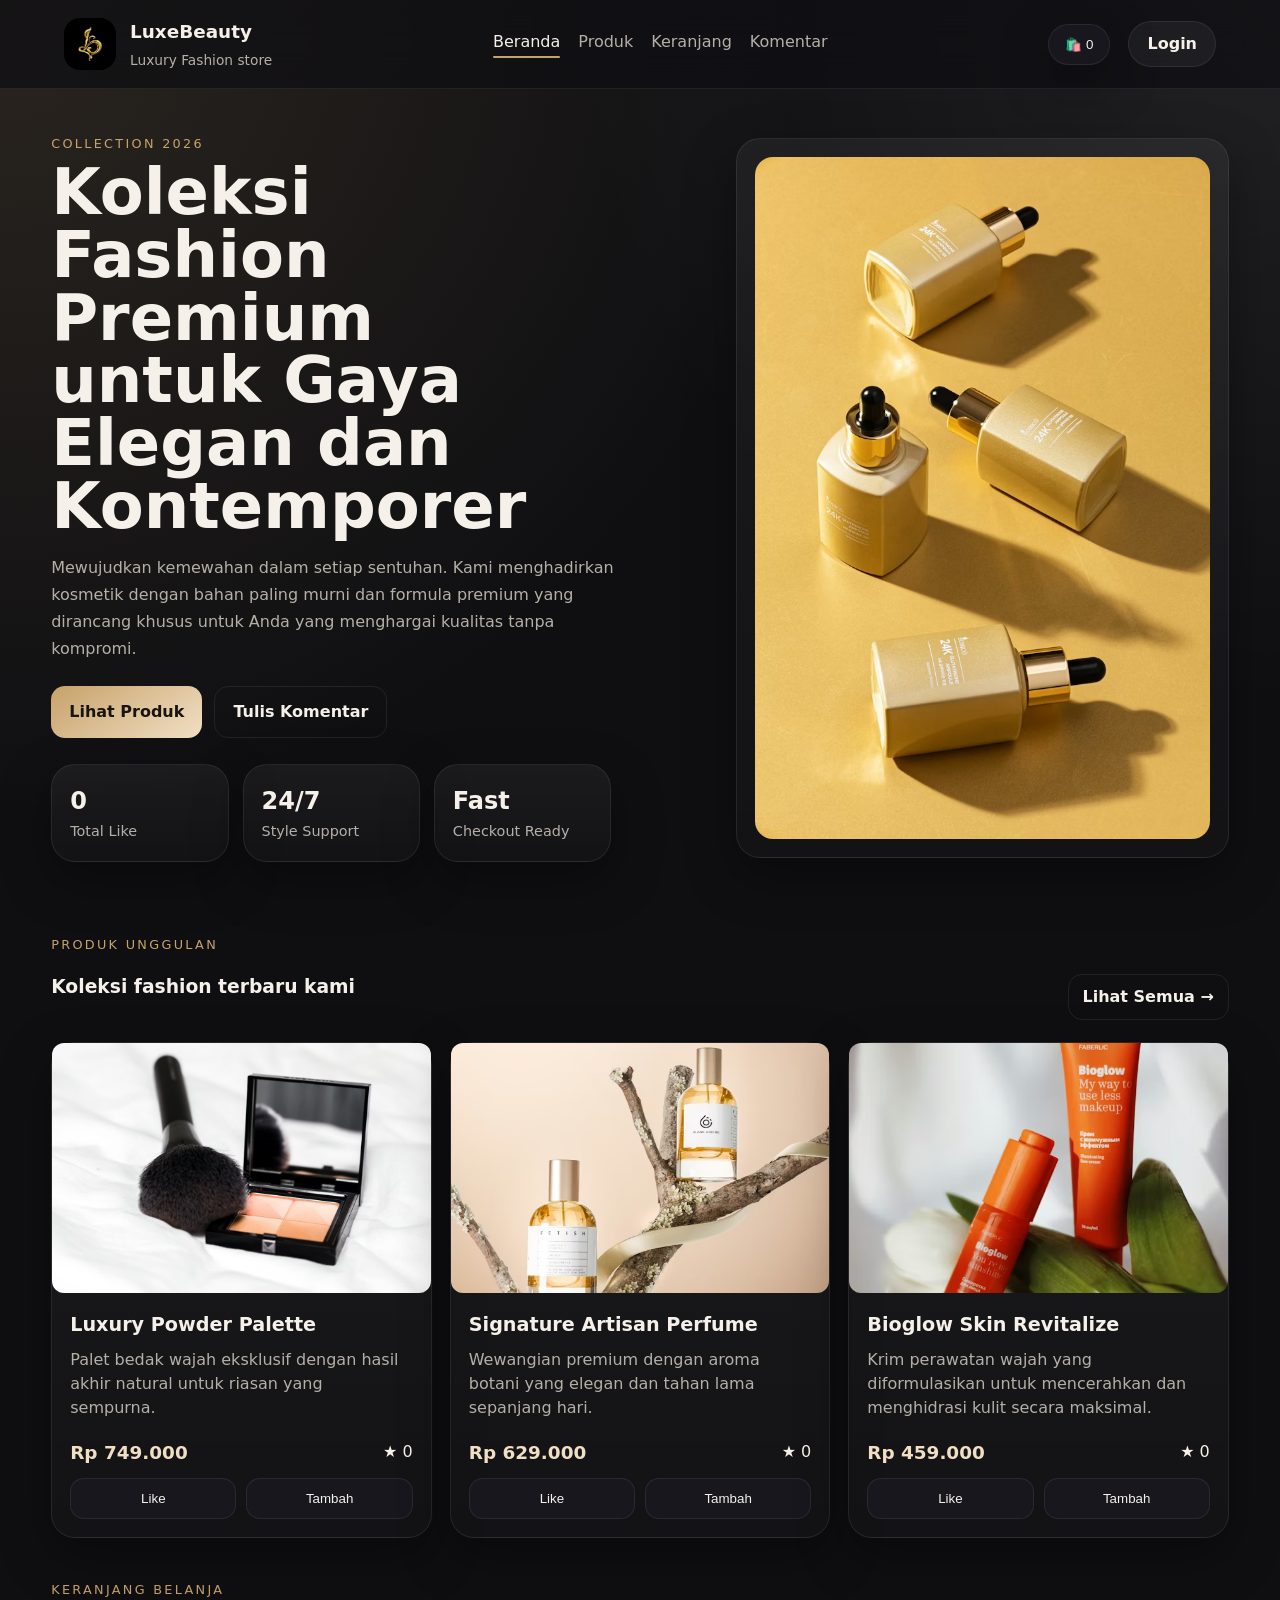
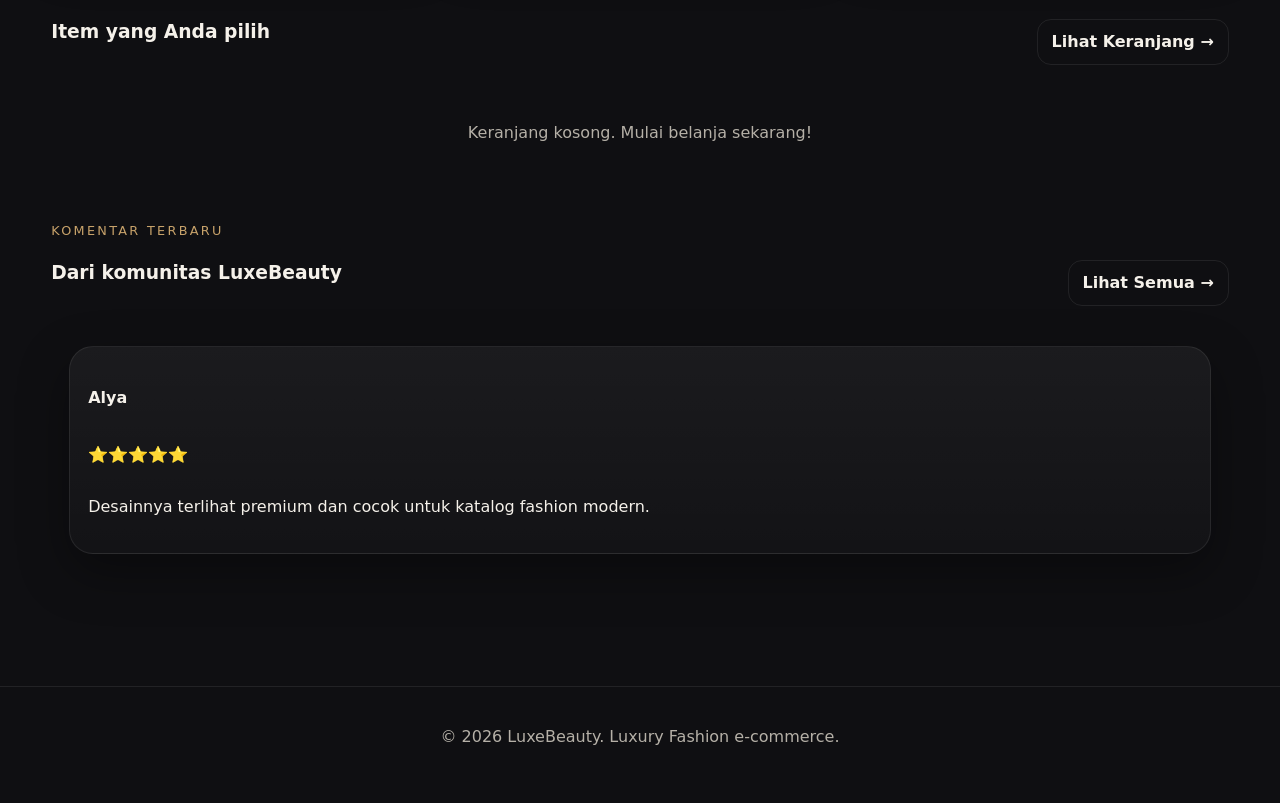
<file: Fashion store front-end/index.html>
<!DOCTYPE html>
<html lang="id">
<head>
  <meta charset="UTF-8" />
  <meta name="viewport" content="width=device-width, initial-scale=1.0" />
  <title>LuxeMode — Fashion E-Commerce</title>
  <link rel="stylesheet" href="style.css" />
  <link rel="icon" type="image/avif" href="img/logo-removebg-preview.avif">

</head>
<body>
  <header class="topbar">
    <div class="brand">
      <a href="index.html">
        <img class="brand-mark" src="img/logo-removebg-preview.avif" alt="LuxeBeauty Logo">
      </a>
      <div>
        <h1>LuxeBeauty</h1>
        <p>Luxury Fashion store</p>
      </div>
    </div>

    <nav class="nav">
      <a href="index.html" class="active">Beranda</a>
      <a href="produk.html">Produk</a>
      <a href="keranjang.html">Keranjang</a>
      <a href="komentar.html">Komentar</a>
    </nav>

    <button class="cart-pill" type="button">
      <a href="keranjang.html">🛍️ <span id="cartCount">0</span></a>
    </button>
  </header>

  <main>
    <section class="hero">
      <div class="hero-copy">
        <p class="eyebrow">Collection 2026</p>
        <h2>Koleksi Fashion Premium untuk Gaya Elegan dan Kontemporer</h2>
        <p class="hero-text">
          Mewujudkan kemewahan dalam setiap sentuhan. Kami menghadirkan kosmetik dengan bahan paling murni dan formula premium yang dirancang khusus untuk Anda yang menghargai kualitas tanpa kompromi.
        </p>
        <div class="hero-actions">
          <a class="btn primary" href="produk.html">Lihat Produk</a>
          <a class="btn ghost" href="komentar.html">Tulis Komentar</a>
        </div>

        <div class="hero-stats">
          <div><strong id="likeTotal">0</strong><span>Total Like</span></div>
          <div><strong>24/7</strong><span>Style Support</span></div>
          <div><strong>Fast</strong><span>Checkout Ready</span></div>
        </div>
      </div>

      <div class="hero-card">
        <img alt="Fashion showcase" src="img/1.avif"/>
      </div>
    </section>

    <section class="section">
      <div class="section-head">
        <div>
          <p class="eyebrow">Produk Unggulan</p>
          <h3>Koleksi fashion terbaru kami</h3>
        </div>
        <a href="produk.html" class="btn ghost small">Lihat Semua →</a>
      </div>
      <div class="product-grid" id="homeProductGrid"></div>
    </section>

    <section class="section">
      <div class="section-head">
        <div>
          <p class="eyebrow">Keranjang Belanja</p>
          <h3>Item yang Anda pilih</h3>
        </div>
        <a href="keranjang.html" class="btn ghost small">Lihat Keranjang →</a>
      </div>
      <div class="cart-preview" id="cartPreview">
        <p class="empty-state">Keranjang kosong. Mulai belanja sekarang!</p>
      </div>
    </section>

    <section class="section">
      <div class="section-head">
        <div>
          <p class="eyebrow">Komentar Terbaru</p>
          <h3>Dari komunitas LuxeBeauty</h3>
        </div>
        <a href="komentar.html" class="btn ghost small">Lihat Semua →</a>
      </div>
      <div class="comment-feed" id="homeCommentFeed"></div>
    </section>
  </main>

  <footer class="footer">
    <p>© 2026 LuxeBeauty. Luxury Fashion e-commerce.</p>
  </footer>

  <script src="script.js"></script>
</body>
</html>
</file>
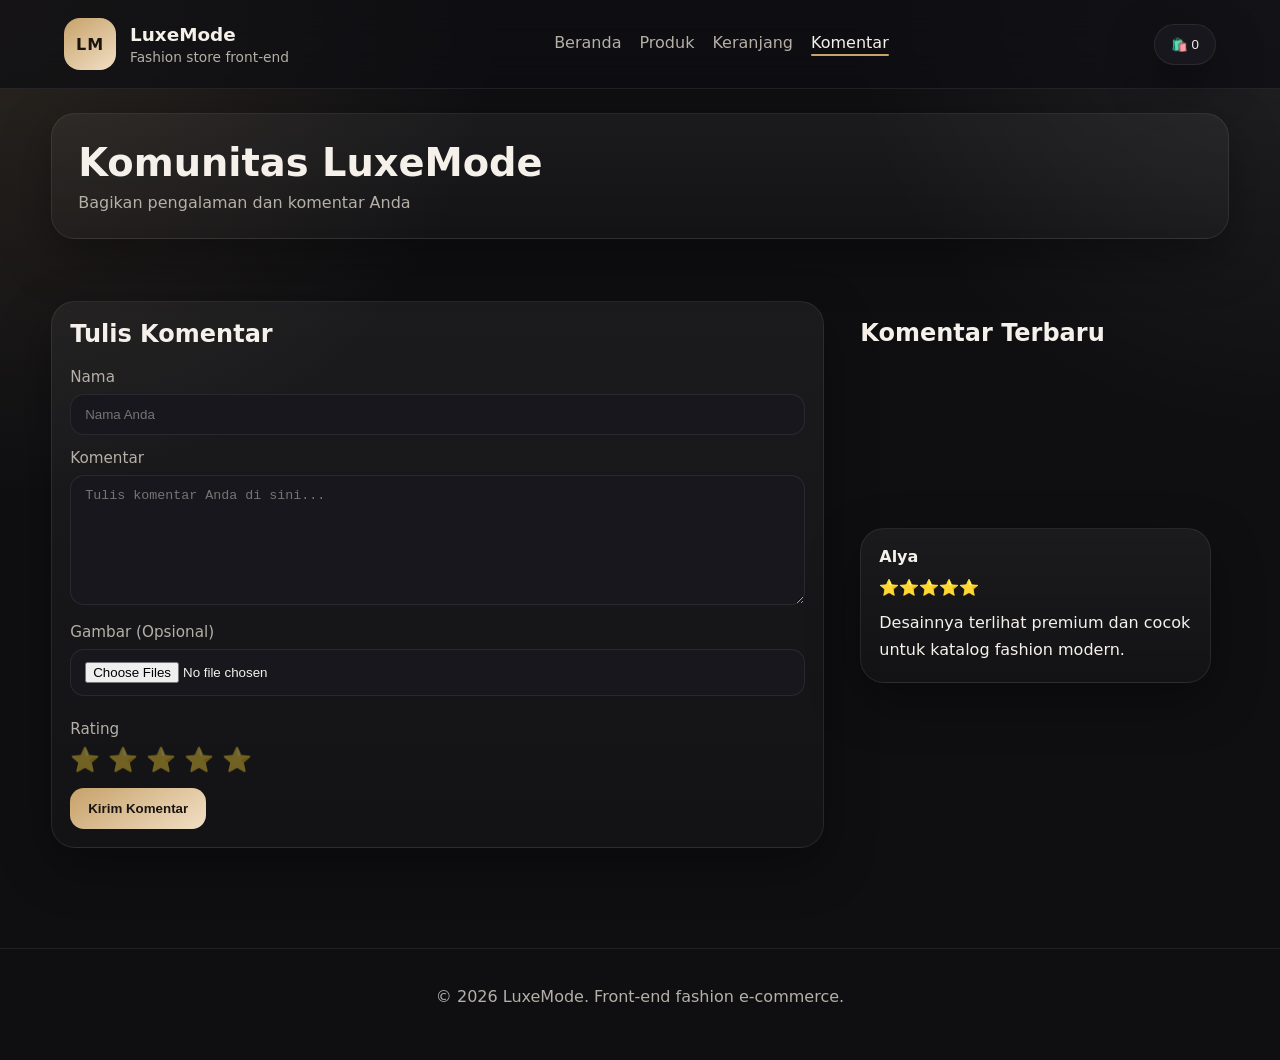
<file: komentar.html>
<!DOCTYPE html>
<html lang="id">
<head>
  <meta charset="UTF-8" />
  <meta name="viewport" content="width=device-width, initial-scale=1.0" />
  <title>Komentar — LuxeMode</title>
  <link rel="stylesheet" href="style.css" />
</head>
<body>
  <header class="topbar">
    <div class="brand">
      <span class="brand-mark">LM</span>
      <div>
        <h1>LuxeMode</h1>
        <p>Fashion store front-end</p>
      </div>
    </div>

    <nav class="nav">
      <a href="index.html">Beranda</a>
      <a href="produk.html">Produk</a>
      <a href="keranjang.html">Keranjang</a>
      <a href="komentar.html" class="active">Komentar</a>
    </nav>

    <button class="cart-pill" type="button">
      🛍️ <span id="cartCount">0</span>
    </button>
  </header>

  <main>
    <section class="page-header">
      <h1>Komunitas LuxeMode</h1>
      <p>Bagikan pengalaman dan komentar Anda</p>
    </section>

    <section class="section">
      <div class="comment-container">
        <div class="comment-form">
          <h2>Tulis Komentar</h2>
          <form id="commentForm">
            <div class="form-group">
              <label for="userName">Nama</label>
              <input type="text" id="userName" placeholder="Nama Anda" required />
            </div>

            <div class="form-group">
              <label for="commentText">Komentar</label>
              <textarea id="commentText" placeholder="Tulis komentar Anda di sini..." required></textarea>
            </div>

        <div class="form-group">
  <label for="commentImage">Gambar (Opsional)</label>
  <input type="file" id="commentImage" accept="image/*" multiple />
  
  <!-- PREVIEW GRID -->
  <div id="imagePreview" class="image-preview-grid"></div>
</div>
            <div class="form-group">
              <label>Rating</label>
              <div class="star-rating" id="starRating">
                <span class="star" data-value="1">⭐</span>
                <span class="star" data-value="2">⭐</span>
                <span class="star" data-value="3">⭐</span>
                <span class="star" data-value="4">⭐</span>
                <span class="star" data-value="5">⭐</span>
              </div>
              <input type="hidden" id="commentRating" value="0" />
            </div>

            <button type="submit" class="btn primary">Kirim Komentar</button>
          </form>
        </div>

        <div class="comment-feed">
          <h2>Komentar Terbaru</h2>
          <div id="commentList"></div>
        </div>
      </div>
    </section>
  </main>

  <footer class="footer">
    <p>© 2026 LuxeMode. Front-end fashion e-commerce.</p>
  </footer>

  <script src="script.js"></script>
</body>
</html>
</file>
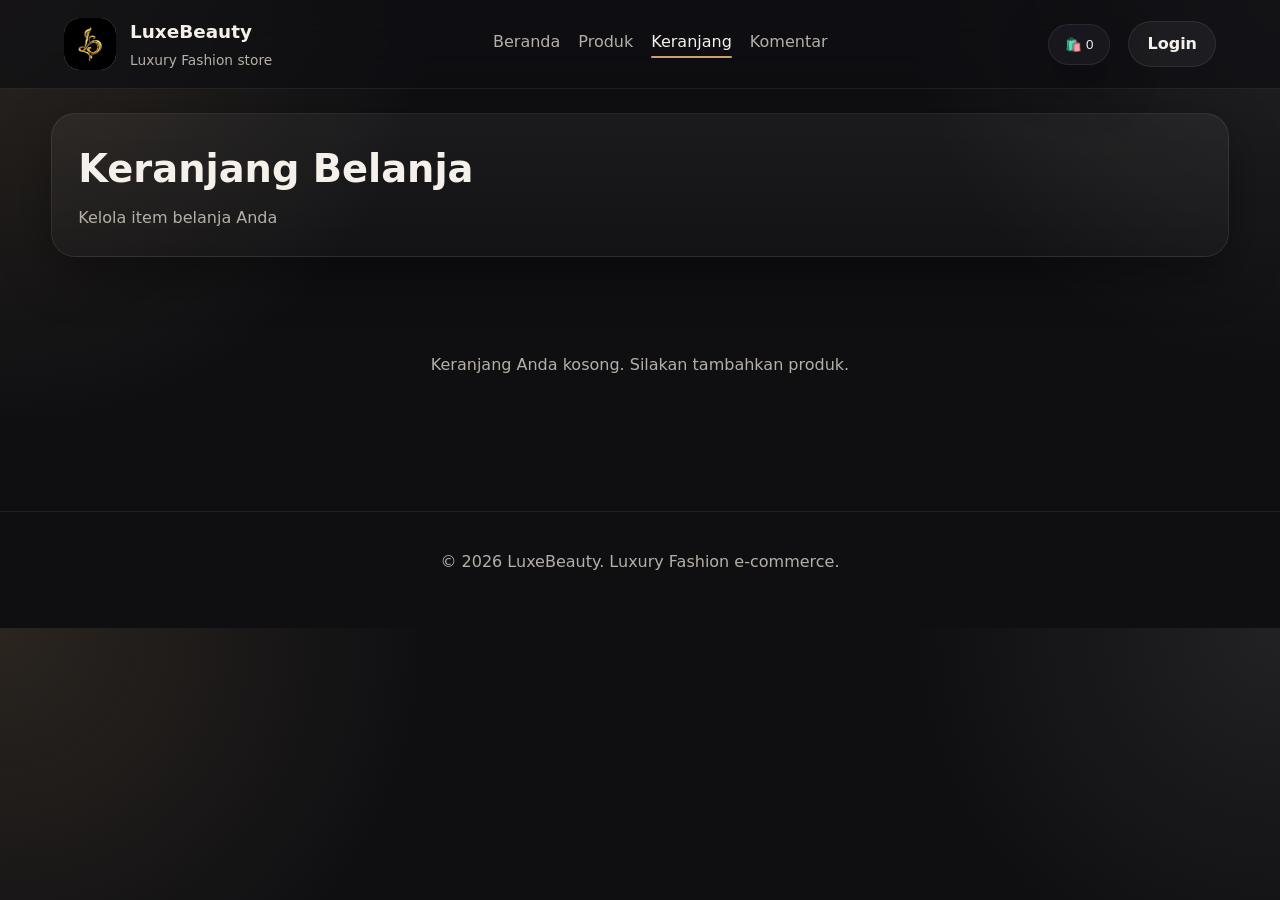
<file: Fashion store front-end/keranjang.html>
<!DOCTYPE html>
<html lang="id">
<head>
  <meta charset="UTF-8" />
  <meta name="viewport" content="width=device-width, initial-scale=1.0" />
  <title>LuxeMode — Fashion E-Commerce</title>
  <link rel="stylesheet" href="style.css" />
  <link rel="icon" type="image/avif" href="img/logo-removebg-preview.avif">
</head>
<body>
  <header class="topbar">
    <div class="brand">
      <a href="index.html">
        <img class="brand-mark" src="img/logo-removebg-preview.avif" alt="LuxeBeauty Logo">
      </a>
      <div>
        <h1>LuxeBeauty</h1>
        <p>Luxury Fashion store</p>
      </div>
    </div>

    <nav class="nav">
      <a href="index.html">Beranda</a>
      <a href="produk.html">Produk</a>
      <a href="keranjang.html" class="active">Keranjang</a>
      <a href="komentar.html">Komentar</a>
    </nav>

    <button class="cart-pill" type="button">
      🛍️ <span id="cartCount">0</span>
    </button>
  </header>

  <main>
    <section class="page-header">
      <h1>Keranjang Belanja</h1>
      <p>Kelola item belanja Anda</p>
    </section>

    <section class="section">
      <div class="cart-layout">
        <div class="cart-list" id="cartList">
          <p class="empty-state">Keranjang Anda kosong. <a href="produk.html">Mulai belanja sekarang</a></p>
        </div>

        <aside class="cart-summary">
          <div class="summary-box">
            <h3>Ringkasan Pesanan</h3>
            <div class="summary-item">
              <span>Item:</span>
              <strong id="summaryItems">0</strong>
            </div>
            <div class="summary-item">
              <span>Total:</span>
              <strong id="summaryTotal">Rp 0</strong>
            </div>

            <div class="summary-row">
              <span>Subtotal</span>
              <strong id="subtotal">Rp 0</strong>
            </div>
            <div class="summary-row">
              <span>Pajak (10%)</span>
              <strong id="tax">Rp 0</strong>
            </div>
            <div class="summary-item total">
              <span>Grand Total</span>
              <strong id="total">Rp 0</strong>
            </div>

            <button class="btn primary full-width" id="checkoutBtn" type="button" disabled>
              Lanjut Pembayaran
            </button>
            <button class="btn ghost full-width" id="clearCart" type="button" style="margin-top:12px;">
              Kosongkan Keranjang
            </button>
          </div>
        </aside>
      </div>
    </section>
  </main>

  <footer class="footer">
    <p>© 2026 LuxeBeauty. Luxury Fashion e-commerce.</p>
  </footer>

  <script src="script.js"></script>
  <script src="checkout.js"></script>
</body>
</html>
</file>
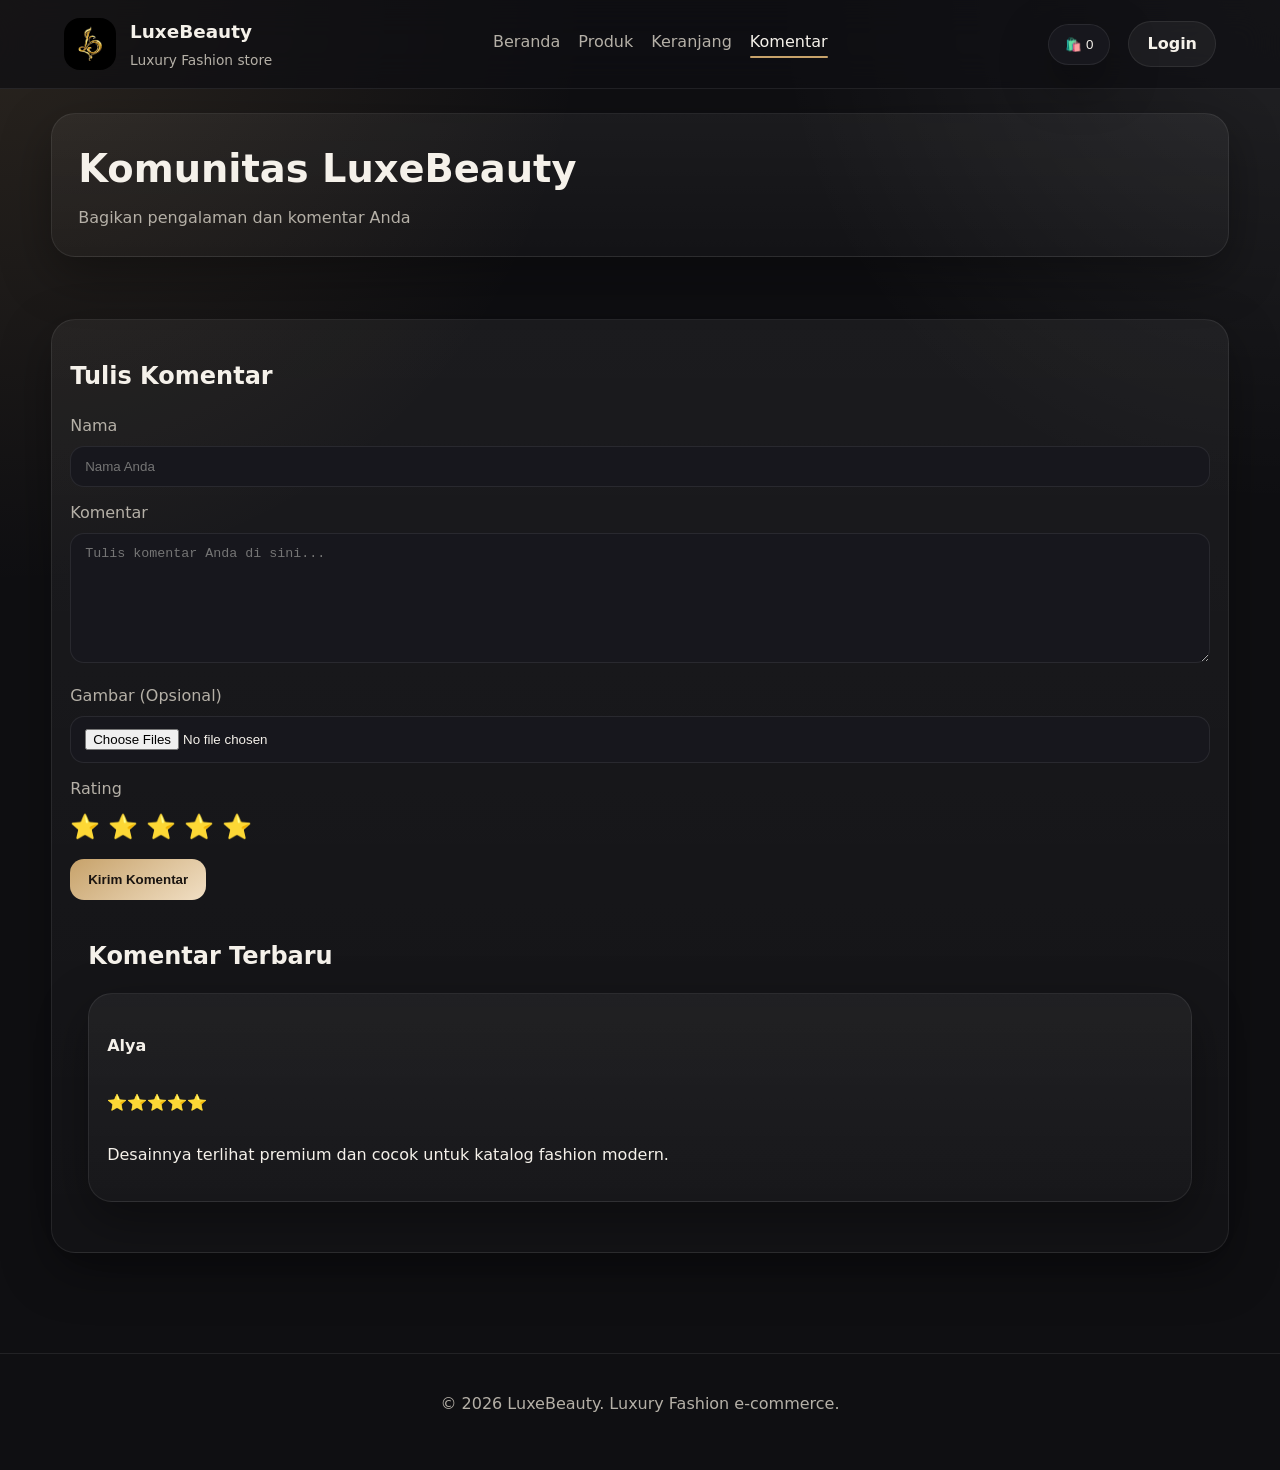
<file: Fashion store front-end/komentar.html>
<!doctype html>
<html lang="id">
  <head>
    <meta charset="UTF-8" />
    <meta name="viewport" content="width=device-width, initial-scale=1.0" />
    <title>LuxeMode — Fashion E-Commerce</title>
    <link rel="stylesheet" href="style.css" />
    <link rel="icon" type="image/avif" href="img/logo-removebg-preview.avif">

  </head>
  <body>
    <header class="topbar">
      <div class="brand">
        <a href="index.html">
          <img
            class="brand-mark"
            src="img/logo-removebg-preview.avif"
            alt="LuxeBeauty Logo"
          />
        </a>
        <div>
          <h1>LuxeBeauty</h1>
          <p>Luxury Fashion store</p>
        </div>
      </div>

      <nav class="nav">
        <a href="index.html">Beranda</a>
        <a href="produk.html">Produk</a>
        <a href="keranjang.html">Keranjang</a>
        <a href="komentar.html" class="active">Komentar</a>
      </nav>

      <button class="cart-pill" type="button">
        <a href="keranjang.html">🛍️ <span id="cartCount">0</span></a>
      </button>
    </header>

    <main>
      <section class="page-header">
        <h1>Komunitas LuxeBeauty</h1>
        <p>Bagikan pengalaman dan komentar Anda</p>
      </section>

      <section class="section">
        <div class="comment-container">
          <div class="comment-form">
            <h2>Tulis Komentar</h2>
            <form id="commentForm">
              <div class="form-group">
                <label for="userName">Nama</label>
                <input
                  type="text"
                  id="userName"
                  placeholder="Nama Anda"
                  oninvalid="this.setCustomValidity('Mohon isi nama Anda sebelum mengirim!')"
                  oninput="this.setCustomValidity('')"
                  autocomplete="off"
                  required
                />
              </div>

              <div class="form-group">
                <label for="commentText">Komentar</label>
                <textarea
                  id="commentText"
                  placeholder="Tulis komentar Anda di sini..."
                  oninvalid="this.setCustomValidity('Mohon isi komentar Anda sebelum mengirim!')"
                  oninput="this.setCustomValidity('')"
                  autocomplete="off"
                  required
                ></textarea>
              </div>

              <div class="form-group">
                <label for="commentImage">Gambar (Opsional)</label>
                <input
                  type="file"
                  id="commentImage"
                  accept="image/*"
                  multiple
                />

                <!-- PREVIEW GRID -->
                <div id="imagePreview" class="image-preview-grid"></div>
              </div>
              <div class="form-group">
                <label>Rating</label>
                <div class="star-rating" id="starRating">
                  <span class="star" data-value="1">⭐</span>
                  <span class="star" data-value="2">⭐</span>
                  <span class="star" data-value="3">⭐</span>
                  <span class="star" data-value="4">⭐</span>
                  <span class="star" data-value="5">⭐</span>
                </div>
                <input type="hidden" id="commentRating" value="5" />
              </div>

              <button type="submit" class="btn primary">Kirim Komentar</button>
            </form>

            <div class="comment-feed">
              <h2>Komentar Terbaru</h2>
              <div id="commentList"></div>
            </div>
          </div>
        </div>
      </section>
    </main>

    <footer class="footer">
      <p>© 2026 LuxeBeauty. Luxury Fashion e-commerce.</p>
    </footer>

    <script src="script.js"></script>
  </body>
</html>
</file>
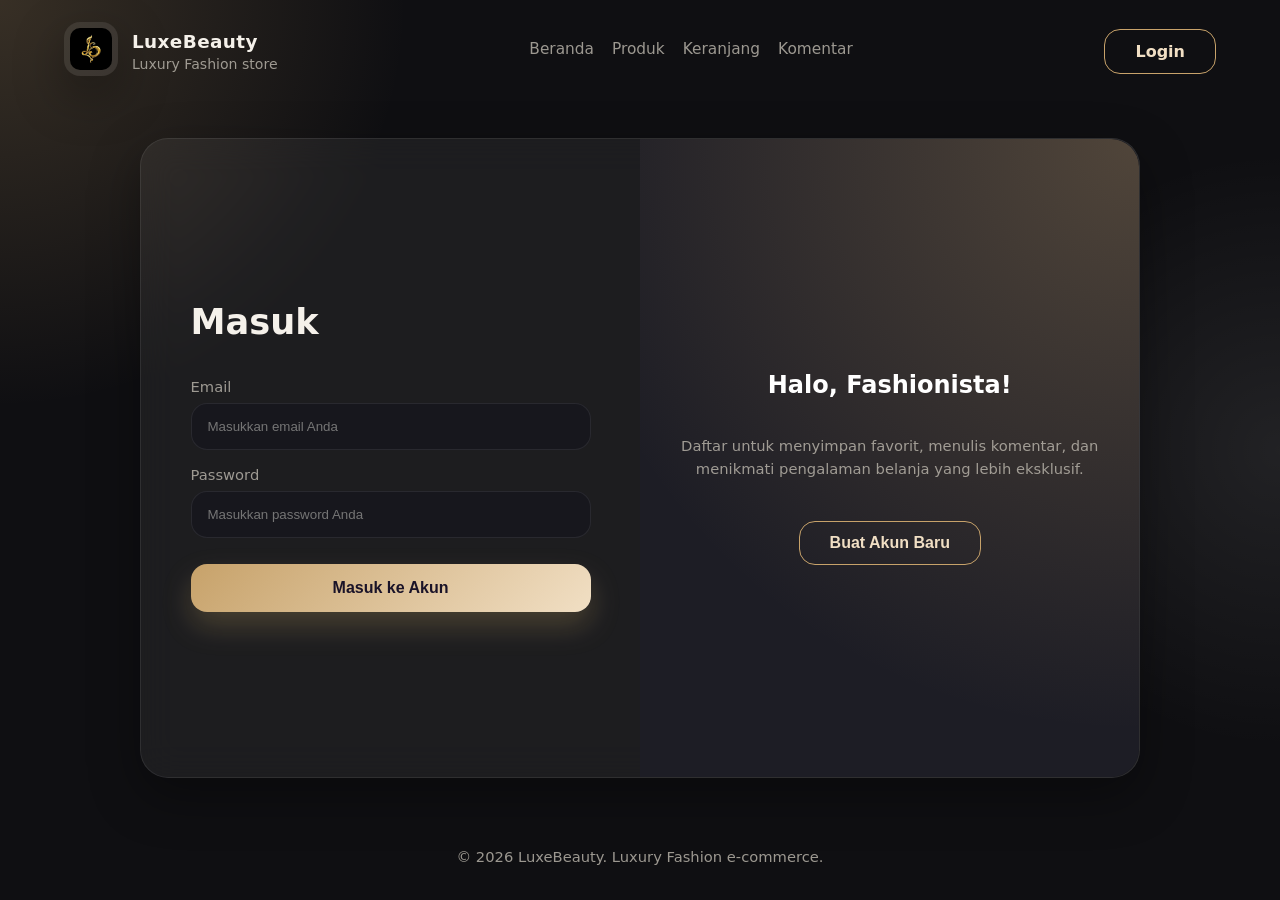
<file: Fashion store front-end/login.html>
﻿    <!doctype html>
    <html lang="id">
    <head>
    <meta charset="UTF-8" />
    <meta name="viewport" content="width=device-width, initial-scale=1.0" />
    <title>LuxeBeauty — Masuk / Daftar</title>
    <link rel="icon" type="image/avif" href="img/logo-removebg-preview.avif" />

    <style>
        :root {
        --bg: #0f0f12;
        --panel: #17171d;
        --panel-2: #1d1d25;
        --card: rgba(255, 255, 255, 0.06);
        --text: #f5f1ea;
        --muted: rgba(181, 176, 167, 0.85);
        --line: rgba(255, 255, 255, 0.08);
        --accent: #c7a26a;
        --accent-2: #f1dfc4;
        --shadow: 0 18px 50px rgba(0, 0, 0, 0.35);
        --radius: 28px;
        }

        * {
        box-sizing: border-box;
        }
        html,
        body {
        height: 100%;
        }
        body.auth-page {
        margin: 0;
        font-family:
            Inter,
            system-ui,
            -apple-system,
            sans-serif;
        color: var(--text);
        background:
            radial-gradient(
            circle at top left,
            rgba(199, 162, 106, 0.22),
            transparent 26%
            ),
            radial-gradient(
            circle at right center,
            rgba(255, 255, 255, 0.08),
            transparent 22%
            ),
            var(--bg);
        overflow-x: hidden;
        display: flex;
        flex-direction: column;
        }

        a {
        color: inherit;
        text-decoration: none;
        }

        /* Topbar Styles (Dipertahankan) */
        .topbar {
        max-width: 1200px;
        width: 100%;
        margin: 0 auto;
        padding: 22px 24px;
        display: flex;
        align-items: center;
        justify-content: space-between;
        gap: 20px;
        }
        .brand {
        display: flex;
        align-items: center;
        gap: 14px;
        }
        .brand-mark {
        width: 54px;
        height: 54px;
        object-fit: contain;
        border-radius: 16px;
        background: rgba(255, 255, 255, 0.08);
        padding: 6px;
        box-shadow: var(--shadow);
        }
        .brand h1 {
        font-size: 1.15rem;
        margin: 0;
        letter-spacing: 0.4px;
        }
        .brand p {
        margin: 4px 0 0;
        font-size: 0.88rem;
        color: var(--muted);
        }
        .nav {
        display: flex;
        gap: 18px;
        font-size: 0.96rem;
        color: var(--muted);
        }
        .nav a {
        position: relative;
        padding-bottom: 4px;
        }
        .nav a::after {
        content: "";
        position: absolute;
        left: 0;
        bottom: 0;
        width: 0;
        height: 1px;
        background: var(--accent);
        transition: width 0.25s ease;
        }
        .nav a:hover::after {
        width: 100%;
        }

        main {
        flex: 1;
        display: flex;
        justify-content: center;
        align-items: center;
        padding: 24px;
        }

        /* SLIDING FORM CONTAINER */
        .auth-shell {
        background: var(--card);
        backdrop-filter: blur(18px);
        -webkit-backdrop-filter: blur(18px);
        border: 1px solid var(--line);
        border-radius: var(--radius);
        box-shadow: var(--shadow);
        position: relative;
        overflow: hidden;
        width: 100%;
        max-width: 1000px;
        min-height: 640px;
        }

        .form-container {
        position: absolute;
        top: 0;
        height: 100%;
        transition: all 0.6s ease-in-out;
        padding: 40px;
        display: flex;
        flex-direction: column;
        justify-content: center;
        }

        .sign-in-container {
        left: 0;
        width: 50%;
        z-index: 2;
        }

        .sign-up-container {
        left: 0;
        width: 50%;
        opacity: 0;
        z-index: 1;
        }

        /* OVERLAY STYLES */
        .overlay-container {
        position: absolute;
        top: 0;
        left: 50%;
        width: 50%;
        height: 100%;
        overflow: hidden;
        transition: transform 0.6s ease-in-out;
        z-index: 100;
        border-radius: 0 var(--radius) var(--radius) 0;
        }

        .overlay {
        background:
            radial-gradient(
            circle at top right,
            rgba(199, 162, 106, 0.3),
            transparent 50%
            ),
            var(--panel-2);
        background-repeat: no-repeat;
        background-size: cover;
        background-position: 0 0;
        color: #fff;
        position: relative;
        left: -100%;
        height: 100%;
        width: 200%;
        transform: translateX(0);
        transition: transform 0.6s ease-in-out;
        border-left: 1px solid var(--line);
        }

        .overlay-panel {
        position: absolute;
        display: flex;
        align-items: center;
        justify-content: center;
        flex-direction: column;
        padding: 0 40px;
        text-align: center;
        top: 0;
        height: 100%;
        width: 50%;
        transform: translateX(0);
        transition: transform 0.6s ease-in-out;
        }

        .overlay-left {
        transform: translateX(-20%);
        }

        .overlay-right {
        right: 0;
        transform: translateX(0);
        }

        /* ANIMATION CLASSES (Diaktifkan via JS) */
        .auth-shell.right-panel-active .sign-in-container {
        transform: translateX(100%);
        opacity: 0;
        }

        .auth-shell.right-panel-active .sign-up-container {
        transform: translateX(100%);
        opacity: 1;
        z-index: 5;
        }

        .auth-shell.right-panel-active .overlay-container {
        transform: translateX(-100%);
        border-radius: var(--radius) 0 0 var(--radius);
        }

        .auth-shell.right-panel-active .overlay {
        transform: translateX(50%);
        border-left: none;
        border-right: 1px solid var(--line);
        }

        .auth-shell.right-panel-active .overlay-left {
        transform: translateX(0);
        }

        .auth-shell.right-panel-active .overlay-right {
        transform: translateX(20%);
        }

        /* FORM ELEMENTS STYLING */
        .auth-form {
        display: grid;
        gap: 16px;
        width: 100%;
        max-width: 400px;
        margin: 0 auto;
        }

        .page-header h2 {
        margin: 0 0 20px;
        font-size: 2.2rem;
        line-height: 1.1;
        }

        .auth-field {
        display: grid;
        gap: 8px;
        }
        .auth-field label {
        font-size: 0.92rem;
        color: var(--muted);
        }
        .auth-field input {
        width: 100%;
        border: 1px solid var(--line);
        background: var(--panel);
        color: var(--text);
        border-radius: 16px;
        padding: 15px 16px;
        outline: none;
        transition: 0.25s ease;
        }
        .auth-field input:focus {
        border-color: rgba(199, 162, 106, 0.75);
        box-shadow: 0 0 0 4px rgba(199, 162, 106, 0.12);
        background: rgba(255, 255, 255, 0.08);
        }

        .btn {
        border: 0;
        border-radius: 16px;
        padding: 15px 18px;
        font-weight: 700;
        cursor: pointer;
        transition: 0.25s ease;
        width: 100%;
        font-size: 1rem;
        }

        .btn.primary {
        background: linear-gradient(135deg, var(--accent), var(--accent-2));
        color: #1a1328;
        box-shadow: 0 14px 30px rgba(215, 180, 106, 0.24);
        margin-top: 10px;
        }
        .btn.primary:hover {
        transform: translateY(-2px);
        box-shadow: 0 18px 36px rgba(215, 180, 106, 0.3);
        }

        .btn.ghost {
        background: transparent;
        border: 1px solid var(--accent);
        color: var(--accent-2);
        margin-top: 20px;
        width: auto;
        padding: 12px 30px;
        }
        .btn.ghost:hover {
        background: rgba(199, 162, 106, 0.1);
        }

        .form-note {
        color: var(--muted);
        font-size: 0.92rem;
        line-height: 1.6;
        margin-bottom: 20px;
        }

        .status-message {
        color: var(--accent-2);
        text-align: center;
        margin-top: 20px;
        font-size: 0.95rem;
        }

        .footer {
        text-align: center;
        padding: 20px;
        color: var(--muted);
        font-size: 0.92rem;
        }

        /* RESPONSIVE */
        @media (max-width: 768px) {
        .auth-shell {
            min-height: 800px;
        }
        .form-container {
            width: 100%;
            height: 50%;
            padding: 24px;
        }
        .sign-in-container {
            top: 0;
            height: 50%;
        }
        .sign-up-container {
            top: 0;
            height: 50%;
        }

        .overlay-container {
            left: 0;
            top: 50%;
            width: 100%;
            height: 50%;
            border-radius: 0 0 var(--radius) var(--radius);
        }
        .overlay {
            width: 100%;
            height: 200%;
            left: 0;
            top: -100%;
            transform: translateY(0);
        }
        .overlay-panel {
            width: 100%;
            height: 50%;
        }
        .overlay-right {
            bottom: 0;
            top: auto;
        }

        .auth-shell.right-panel-active .sign-in-container {
            transform: translateY(-100%);
        }
        .auth-shell.right-panel-active .sign-up-container {
            transform: translateY(0);
        }
        .auth-shell.right-panel-active .overlay-container {
            transform: translateY(-100%);
            border-radius: var(--radius) var(--radius) 0 0;
        }
        .auth-shell.right-panel-active .overlay {
            transform: translateY(50%);
        }
        }
    </style>
    </head>
    <body class="auth-page">
    <header class="topbar">
        <div class="brand">
        <a href="index.html">
            <img
            class="brand-mark"
            src="img/logo-removebg-preview.avif"
            alt="LuxeBeauty Logo"
            />
        </a>
        <div>
            <h1>LuxeBeauty</h1>
            <p>Luxury Fashion store</p>
        </div>
        </div>
        <nav class="nav">
        <a href="index.html">Beranda</a>
        <a href="produk.html">Produk</a>
        <a href="keranjang.html">Keranjang</a>
        <a href="komentar.html">Komentar</a>
        </nav>
    </header>

    <main>
        <section class="auth-shell" id="authShell">
        <div class="form-container sign-up-container">
            <form
            id="signupForm"
            class="auth-form"
            >
            <div class="page-header">
                <h2>Buat Akun</h2>
            </div>
            <div class="auth-field">
                <label for="signup-name">Username</label>
                <input
                type="text"
                id="signup-name"
                placeholder="Masukkan username Anda"
                required
                />
            </div>
            <div class="auth-field">
                <label for="signup-email">Email</label>
                <input
                type="email"
                id="signup-email"
                placeholder="Masukkan email Anda"
                required
                />
            </div>
            <div class="auth-field">
                <label for="signup-password">Password</label>
                <input
                type="password"
                id="signup-password"
                placeholder="Masukkan password Anda"
                required
                />
            </div>
            <button type="submit" class="btn primary">Daftar Sekarang</button>
            </form>
        </div>

        <div class="form-container sign-in-container">
            <form
            id="signinForm"
            class="auth-form"
            >
            <div class="page-header">
                <h2>Masuk</h2>
            </div>
            <div class="auth-field">
                <label for="signin-email">Email</label>
                <input
                type="email"
                id="signin-email"
                placeholder="Masukkan email Anda"
                required
                />
            </div>
            <div class="auth-field">
                <label for="signin-password">Password</label>
                <input
                type="password"
                id="signin-password"
                placeholder="Masukkan password Anda"
                required
                />
            </div>
            <button type="submit" class="btn primary">Masuk ke Akun</button>
            </form>
        </div>

        <div class="overlay-container">
            <div class="overlay">
            <div class="overlay-panel overlay-left">
                <h2>Sudah Punya Akun?</h2>
                <p class="form-note">
                Masuk untuk melanjutkan belanja koleksi fashion premium dan
                keranjang Anda.
                </p>
                <button class="btn ghost" id="signInBtn">Masuk Sekarang</button>
            </div>
            <div class="overlay-panel overlay-right">
                <h2>Halo, Fashionista!</h2>
                <p class="form-note">
                Daftar untuk menyimpan favorit, menulis komentar, dan menikmati
                pengalaman belanja yang lebih eksklusif.
                </p>
                <button class="btn ghost" id="signUpBtn">Buat Akun Baru</button>
            </div>
            </div>
        </div>
        </section>
        <div id="status" class="status-message"></div>
    </main>

    <footer class="footer">
        <p>© 2026 LuxeBeauty. Luxury Fashion e-commerce.</p>
    </footer>

    <script src="script.js"></script>
    <script src="auth.js"></script>
    </body>
    </html>
</file>
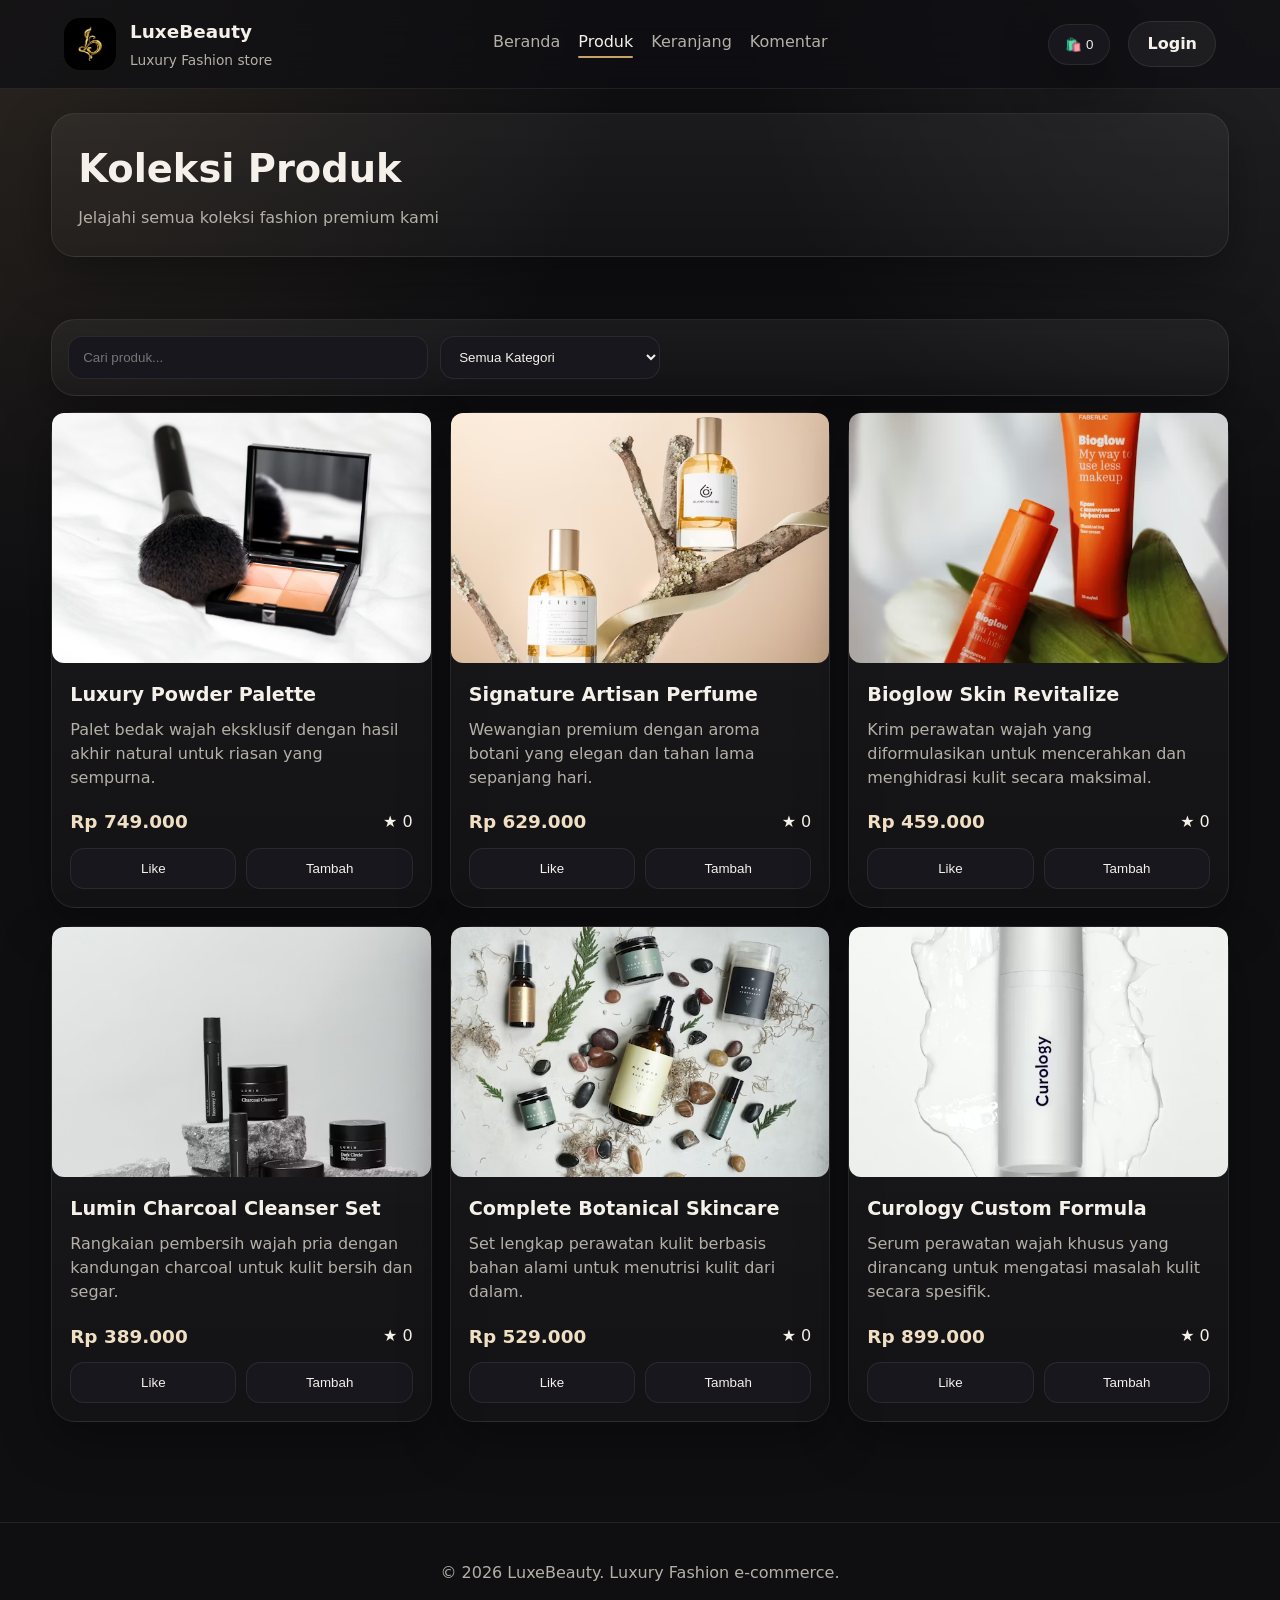
<file: Fashion store front-end/produk.html>
<!DOCTYPE html>
<html lang="id">
<head>
  <meta charset="UTF-8" />
  <meta name="viewport" content="width=device-width, initial-scale=1.0" />
  <title>LuxeMode — Fashion E-Commerce</title>
  <link rel="stylesheet" href="style.css" />
  <link rel="icon" type="image/avif" href="img/logo-removebg-preview.avif">
</head>
<body>
  <header class="topbar">
    <div class="brand">
      <a href="index.html">
        <img class="brand-mark" src="img/logo-removebg-preview.avif" alt="LuxeBeauty Logo">
      </a>
      <div>
        <h1>LuxeBeauty</h1>
        <p>Luxury Fashion store</p>
      </div>
    </div>

    <nav class="nav">
      <a href="index.html">Beranda</a>
      <a href="produk.html" class="active">Produk</a>
      <a href="keranjang.html">Keranjang</a>
      <a href="komentar.html">Komentar</a>
    </nav>

    <button class="cart-pill" type="button">
      <a href="keranjang.html">🛍️ <span id="cartCount">0</span></a>
    </button>
  </header>

  <main>
    <section class="page-header">
      <h1>Koleksi Produk</h1>
      <p>Jelajahi semua koleksi fashion premium kami</p>
    </section>

    <section class="section">
      <div class="filter-bar">
        <input
          type="text"
          id="searchInput"
          class="search-input"
          placeholder="Cari produk..."
        />
            <select id="filterCategory" class="filter-select">
  <option value="">Semua Kategori</option>
  <option value="beauty">Beauty</option>
  <option value="fragrance">Fragrance</option>
  <option value="skincare">Skincare</option>
  <option value="grooming">Grooming</option>
</select>
      </div>

      <div class="product-grid" id="productGrid"></div>
    </section>
  </main>

  <footer class="footer">
    <p>© 2026 LuxeBeauty. Luxury Fashion e-commerce.</p>
  </footer>

  <script src="script.js"></script>
</body>
</html>
</file>
<file: Fashion store front-end/style.css>
/* ==========================================================
   [1] GLOBAL STYLES & VARIABLES
   Berlaku untuk semua halaman
   ========================================================== */
:root {
  --bg: #0f0f12;
  --panel: #17171d;
  --panel-2: #1d1d25;
  --text: #f5f1ea;
  --muted: #b5b0a7;
  --accent: #c7a26a;
  --accent-2: #f1dfc4;
  --line: rgba(255, 255, 255, 0.08);
  --shadow: 0 18px 50px rgba(0, 0, 0, 0.35);
  --success: #6dcf97;
}

* {
  box-sizing: border-box;
}
/* ==========================================================
   [8] LUXURY EFFECT UPGRADE (HOVER + ANIMATION)
   ========================================================== */

/* Smooth global feel */
* {
  transition: all 0.25s ease;
}

/* ===== NAVBAR ===== */
.nav a::after {
  transition: all 0.4s ease;
}

.nav a:hover {
  color: var(--accent-2);
  letter-spacing: 0.05em;
}

/* ===== BRAND LOGO ===== */
.brand-mark {
  transition: transform 0.4s ease, box-shadow 0.4s ease;
}

.brand-mark:hover {
  transform: rotate(-5deg) scale(1.05);
  box-shadow: 0 10px 30px rgba(199, 162, 106, 0.4);
}

/* ===== BUTTON ===== */
.btn.primary {
  position: relative;
  overflow: hidden;
}

.btn.primary::before {
  content: "";
  position: absolute;
  inset: 0;
  background: linear-gradient(120deg, transparent, rgba(255,255,255,0.4), transparent);
  opacity: 0;
  transition: opacity 0.4s ease;
}

.btn.primary:hover::before {
  opacity: 1;
}

.btn.primary:hover {
  transform: translateY(-2px) scale(1.02);
  box-shadow: 0 12px 30px rgba(199, 162, 106, 0.4);
}

/* ===== CARD (PRODUCT, PANEL, DLL) ===== */
.product-card,
.page-header,
.filter-bar,
.comment-item,
.cart-summary,
.summary-box {
  transition: transform 0.35s ease, box-shadow 0.35s ease;
}

.product-card:hover,
.comment-item:hover,
.summary-box:hover {
  transform: translateY(-6px);
  box-shadow: 0 25px 60px rgba(0, 0, 0, 0.5);
}

/* ===== PRODUCT IMAGE ===== */
.image-wrapper::after {
  content: "";
  position: absolute;
  inset: 0;
  background: linear-gradient(120deg, transparent, rgba(255,255,255,0.15), transparent);
  opacity: 0;
  transition: opacity 0.4s ease;
}

.image-wrapper:hover::after {
  opacity: 1;
}

/* ===== PRICE GLOW ===== */
.price {
  position: relative;
}

.price::after {
  content: "";
  position: absolute;
  left: 0;
  bottom: -4px;
  width: 0%;
  height: 2px;
  background: var(--accent);
  transition: width 0.4s ease;
}

.product-card:hover .price::after {
  width: 100%;
}

/* ===== INPUT FOCUS (PREMIUM FEEL) ===== */
.search-input:focus,
.filter-select:focus,
textarea:focus,
input:focus {
  border-color: var(--accent);
  box-shadow: 0 0 0 2px rgba(199, 162, 106, 0.25);
}

/* ===== CART BUTTON ===== */
.cart-pill:hover {
  transform: scale(1.05);
  background: rgba(199, 162, 106, 0.15);
  border-color: rgba(199, 162, 106, 0.4);
}

/* ===== STAR RATING ===== */
.star {
  transition: transform 0.2s ease, opacity 0.2s ease;
}

.star:hover {
  transform: scale(1.3);
  opacity: 1;
}

/* ===== FADE IN ANIMATION ===== */
@keyframes fadeUp {
  from {
    opacity: 0;
    transform: translateY(20px);
  }
  to {
    opacity: 1;
    transform: translateY(0);
  }
}

.product-card,
.comment-item,
.hero-card,
.page-header {
  animation: fadeUp 0.6s ease both;
}

/* ===== STAGGER EFFECT (GRID MEWAH) ===== */
.product-card:nth-child(1) { animation-delay: 0.05s; }
.product-card:nth-child(2) { animation-delay: 0.1s; }
.product-card:nth-child(3) { animation-delay: 0.15s; }
.product-card:nth-child(4) { animation-delay: 0.2s; }
.product-card:nth-child(5) { animation-delay: 0.25s; }
.product-card:nth-child(6) { animation-delay: 0.3s; }

/* ===== SCROLLBAR (LUXURY DETAIL) ===== */
::-webkit-scrollbar {
  width: 8px;
}

::-webkit-scrollbar-track {
  background: var(--bg);
}

::-webkit-scrollbar-thumb {
  background: linear-gradient(180deg, #c7a26a, #f1dfc4);
  border-radius: 999px;
}
html {
  scroll-behavior: smooth;
}

body {
  margin: 0;
  font-family: Inter, system-ui, -apple-system, Segoe UI, Roboto, Arial, sans-serif;
  background: 
    radial-gradient(circle at top left, rgba(199, 162, 106, 0.15), transparent 30%),
    radial-gradient(circle at top right, rgba(255, 255, 255, 0.08), transparent 26%), 
    var(--bg);
  color: var(--text);
  line-height: 1.5;
}

a {
  color: inherit;
  text-decoration: none;
}

img {
  max-width: 100%;
  display: block;
}

main {
  width: min(1200px, 92vw);
  margin: 0 auto;
  padding: 24px 0 60px;
}

/* Reusable Containers (Box Glassmorphism) */
.hero-stats div,
.cart-summary,
.product-card,
.comment-form,
.comment-item,
.hero-card,
.page-header,
.filter-bar,
.summary-box {
  background: linear-gradient(180deg, rgba(255, 255, 255, 0.05), rgba(255, 255, 255, 0.02));
  border: 1px solid var(--line);
  border-radius: 24px;
  box-shadow: var(--shadow);

}

/* Buttons & Inputs */
.btn {
  border: 0;
  padding: 13px 18px;
  border-radius: 14px;
  font-weight: 700;
  cursor: pointer;
  display: inline-flex;
  align-items: center;
  justify-content: center;
  transition: all 0.3s ease;
}

.btn.primary {
  background: linear-gradient(145deg, #c7a26a, #f1dfc4);
  color: #1a1410;
}

.btn.ghost {
  background: transparent;
  color: var(--text);
  border: 1px solid var(--line);
}

.btn.small { padding: 10px 14px; }
.btn.full-width { width: 100%; }

.search-input,
.filter-select,
.comment-form input[type="text"],
.comment-form input[type="file"],
.comment-form textarea {
  width: 100%;
  background: var(--panel);
  color: var(--text);
  border: 1px solid var(--line);
  border-radius: 14px;
  padding: 12px 14px;
  outline: none;
}

/* ==========================================================
   [2] NAVIGATION (TopBar)
   ========================================================== */
.topbar {
  position: sticky;
  top: 0;
  z-index: 20;
  display: flex;
  align-items: center;
  justify-content: space-between;
  gap: 18px;
  padding: 18px 5vw;
  backdrop-filter: blur(18px);
  background: rgba(15, 15, 18, 0.72);
  border-bottom: 1px solid var(--line);
}

.brand {
  display: flex;
  align-items: center;
  gap: 14px;
}

.brand-mark {
  width: 52px;
  height: 52px;
  display: grid;
  place-items: center;
  border-radius: 16px;
  background: linear-gradient(145deg, #c7a26a, #f1dfc4);
  color: #1a1410;
  font-weight: 800;
}

.brand h1 { margin: 0; font-size: 1.15rem; }
.brand p { margin: 4px 0 0; color: var(--muted); font-size: 0.86rem; }

.nav {
  display: flex;
  flex: 1;
  gap: 18px;
  flex-wrap: wrap;
  justify-content: center;
  color: var(--muted);
}

.nav a { position: relative; padding-bottom: 4px; transition: color 0.3s; }
.nav a:hover, .nav a.active { color: var(--text); }
.nav a.active::after {
  content: "";
  position: absolute;
  left: 0;
  bottom: 0;
  width: 100%;
  height: 2px;
  background: var(--accent);
  border-radius: 999px;
}

.auth-menu {
  display: flex;
  align-items: center;
  gap: 10px;
  white-space: nowrap;
}

.topbar > .auth-menu {
  margin-left: auto;
}

.auth-menu .profile-pill,
.auth-menu .login-link,
.auth-menu .logout-btn {
  border-radius: 999px;
  padding: 10px 18px;
  font-weight: 700;
  color: var(--text);
  background: rgba(255, 255, 255, 0.05);
  border: 1px solid rgba(255, 255, 255, 0.08);
  transition: transform 0.25s ease, background 0.25s ease;
}

.auth-menu .profile-pill {
  display: inline-flex;
  align-items: center;
  gap: 8px;
}

.auth-menu .login-link:hover,
.auth-menu .logout-btn:hover,
.auth-menu .profile-pill:hover {
  transform: translateY(-1px);
  background: rgba(255, 255, 255, 0.12);
}

.auth-section {
  display: flex;
  flex-direction: column;
  align-items: center;
  max-width: 700px;
  margin: 0 auto;
  padding: 60px 0 80px;
}

.auth-panel {
  width: min(680px, 100%);
  padding: 0;
  border-radius: 32px;
  background: rgba(23, 23, 29, 0.9);
  border: 1px solid rgba(255, 255, 255, 0.08);
  box-shadow: var(--shadow);
}

.slide-window {
  overflow: hidden;
  border-radius: 32px;
  background: linear-gradient(180deg, rgba(255, 255, 255, 0.04), rgba(255, 255, 255, 0.02));
}

.slide-track {
  display: flex;
  width: 200%;
  transform: translateX(0);
  transition: transform 0.55s cubic-bezier(0.25, 0.8, 0.25, 1);
}

.auth-panel.signup-active .slide-track {
  transform: translateX(-50%);
}

.toggle-buttons {
  display: grid;
  grid-template-columns: repeat(2, minmax(0, 1fr));
  gap: 2px;
  margin-bottom: 0;
  border-radius: 32px 32px 0 0;
  background: var(--panel);
  border-bottom: 1px solid rgba(255, 255, 255, 0.08);
  overflow: hidden;
}

.toggle-btn {
  border: 0;
  background: transparent;
  color: var(--muted);
  padding: 18px 16px;
  font-size: 0.95rem;
  font-weight: 700;
  cursor: pointer;
  transition: background 0.3s ease, color 0.3s ease;
}

.toggle-btn.active {
  background: linear-gradient(145deg, rgba(199, 162, 106, 0.22), rgba(241, 223, 196, 0.15));
  color: var(--bg);
}

.toggle-btn:hover {
  background: rgba(255, 255, 255, 0.06);
}

.auth-form {
  width: 50%;
  min-width: 50%;
  display: grid;
  gap: 18px;
  padding: 34px 28px 28px;
}

.auth-field {
  display: grid;
  gap: 10px;
}

.auth-field label {
  font-size: 0.95rem;
  font-weight: 700;
  color: var(--text);
}

.auth-field input {
  width: 100%;
  border: 1px solid rgba(255, 255, 255, 0.1);
  border-radius: 18px;
  background: var(--panel);
  color: var(--text);
  padding: 14px 16px;
  font-size: 0.96rem;
}

.auth-field input::placeholder {
  color: rgba(245, 241, 234, 0.4);
}

.auth-field input:focus {
  outline: none;
  border-color: var(--accent);
  box-shadow: 0 0 0 3px rgba(199, 162, 106, 0.14);
}

.auth-footer {
  padding: 28px 0 40px;
  text-align: center;
  color: var(--muted);
}

.cart-pill {
  border: 1px solid var(--line);
  background: var(--panel);
  color: var(--text);
  padding: 12px 16px;
  border-radius: 999px;
  cursor: pointer;
  box-shadow: var(--shadow);
}

/* ==========================================================
   [3] BERANDA (Index.html - Hero & Stats)
   ========================================================== */
.hero {
  display: grid;
  grid-template-columns: 1.2fr 0.9fr;
  gap: 28px;
  align-items: center;
  min-height: calc(100vh - 120px);
  padding: 18px 0 28px;
}

.eyebrow {
  color: var(--accent);
  text-transform: uppercase;
  letter-spacing: 0.18em;
  font-size: 0.8rem;
  margin: 0;
}

.hero-copy h2 {
  font-size: clamp(2.4rem, 5vw, 4.7rem);
  line-height: 0.98;
  margin: 8px 0 16px;
  max-width: 12ch;
}

.hero-text {
  color: var(--muted);
  line-height: 1.7;
  max-width: 58ch;
  margin: 0 0 24px;
}

.hero-actions { display: flex; gap: 12px; flex-wrap: wrap; margin-bottom: 26px; }

.hero-stats {
  display: grid;
  grid-template-columns: repeat(3, minmax(0, 1fr));
  gap: 14px;
  max-width: 560px;
}

.hero-stats div { padding: 18px; }
.hero-stats strong { display: block; font-size: 1.5rem; }
.hero-stats span { color: var(--muted); font-size: 0.9rem; }

.hero-card { padding: 18px; overflow: hidden; }
.hero-card img { width: 100%; border-radius: 18px; object-fit: cover; }

.cart-preview-item img {
  width: 60px;          
  height: 74px;         
  object-fit: cover;    
  border-radius: 12px;  
  background: var(--panel-2);
}

/* Mengatur tata letak item agar rapi */
.cart-preview-item {
  display: grid;
  grid-template-columns: 60px 1fr;
  gap: 12px;
  align-items: center;
  padding: 10px 0;
  border-bottom: 1px solid var(--line);
}

/* ==========================================================
   [4] PRODUK (Produk.html - Grid & Filter)
   ========================================================== */
.section { padding: 42px 0 0; }
.section-head {
  display: flex;
  justify-content: space-between;
  align-items: end;
  gap: 14px;
  margin-bottom: 22px;
}

.page-header { padding: 26px; margin-bottom: 20px; }
.page-header h1 { margin: 0 0 8px; font-size: clamp(1.8rem, 3vw, 2.6rem); }
.page-header p { margin: 0; color: var(--muted); }

.filter-bar { display: flex; gap: 12px; margin-bottom: 16px; flex-wrap: wrap; padding: 16px; }
.filter-select { max-width: 220px; }
.search-input { max-width: 360px; }

.product-grid {
  display: grid;
  grid-template-columns: repeat(3, minmax(0, 1fr));
  gap: 18px;
}

/* Product Card Details */
.image-wrapper {
  position: relative;
  overflow: hidden;
  border-radius: 12px;
  height: 250px; 
}

.product-image {
  width: 100%;
  height: 100%;
  object-fit: cover;
  transition: transform 0.4s ease;
}

.image-overlay {
  position: absolute;
  top: 0;
  left: 0;
  width: 100%;
  height: 100%;
  background: linear-gradient(to bottom, rgba(0,0,0,0.7), transparent);
  display: flex;
  padding: 20px;
  opacity: 0;
  transform: translateY(-20px); 
  transition: all 0.4s ease;
}

.image-wrapper:hover .product-image { transform: scale(1.05); }
.image-wrapper:hover .image-overlay { opacity: 1; transform: translateY(0); }

.product-body { padding: 18px; }
.product-body h4 { margin: 0 0 8px; font-size: 1.2rem; }
.product-body p { margin: 0 0 14px; color: var(--muted); min-height: 4.8em; }

.product-meta { display: flex; justify-content: space-between; align-items: center; margin-bottom: 12px; }
.price { font-size: 1.15rem; color: var(--accent-2); font-weight: 800; }

.action-row { display: flex; gap: 10px; }
.icon-btn { flex: 1; border: 1px solid var(--line); background: var(--panel); color: var(--text); padding: 12px 14px; border-radius: 14px; cursor: pointer; }
.icon-btn.active { background: rgba(199,162,106,0.18); border-color: rgba(199,162,106,0.35); }

/* ==========================================================
   [5] KERANJANG (Keranjang.html)
   ========================================================== */
.cart-layout {
  display: grid;
  grid-template-columns: 1fr;
  gap: 18px;
}

.cart-list, .cart-summary, .cart-preview, .summary-box { padding: 18px; }

.cart-summary.hidden {
  display: none;
}

.cart-item {
  display: grid;
  grid-template-columns: 78px 1fr auto;
  gap: 14px;
  align-items: center;
  padding: 14px 0;
  border-bottom: 1px solid var(--line);
}

.cart-item img { width: 78px; height: 96px; border-radius: 16px; object-fit: cover; }
.qty-controls { display: flex; align-items: center; gap: 8px; }
.qty-controls button { width: 34px; height: 34px; border-radius: 10px; border: 1px solid var(--line); background: var(--panel); color: var(--text); cursor: pointer; }

.summary-row, .summary-item { display: flex; justify-content: space-between; margin: 14px 0; color: var(--muted); }
.summary-item.total { padding-top: 12px; border-top: 1px solid var(--line); font-size: 1.05rem; }

/* ==========================================================
   [6] KOMUNITAS & KOMENTAR (Komentar.html)
   ========================================================== */
.comment-container {
  display: grid;
  gap: 18px;
}

.comment-form, .comment-feed { padding: 18px; }
.form-group { margin-bottom: 14px; }
.form-group label { display: block; margin-bottom: 8px; color: var(--muted); }
.comment-form textarea { resize: vertical; min-height: 130px; }

.comment-tools { display: flex; gap: 12px; align-items: center; justify-content: space-between; flex-wrap: wrap; }
.star-rating { display: flex; gap: 8px; }
.star { font-size: 1.5rem; cursor: pointer; opacity: 0.4; }
.star.active { opacity: 1; }

.comment-item { padding: 18px; display: grid; gap: 12px; margin-bottom: 14px; }
.comment-item img { max-width: 240px; border-radius: 16px; border: 1px solid var(--line); }

.comment-images {
  display: grid;
  grid-template-columns: repeat(auto-fit, minmax(140px, 1fr));
  gap: 12px;
  margin: 12px 0;
}

.comment-images img {
  width: 100%;
  aspect-ratio: 4 / 3;
  object-fit: cover;
  border-radius: 16px;
  border: 1px solid var(--line);
}
.more-comments {
  text-align: center;
  padding-top: 16px;
}

.more-comments .btn-lanjut,
.more-comments button {
  display: inline-flex;
  align-items: center;
  justify-content: center;
  border: 1px solid rgba(255, 255, 255, 0.12);
  background: rgba(199, 162, 106, 0.12);
  color: var(--text);
  padding: 14px 20px;
  border-radius: 14px;
  cursor: pointer;
  font-weight: 700;
  transition: transform 0.2s ease, background 0.3s ease, border-color 0.3s ease;
}

.more-comments .btn-lanjut:hover,
.more-comments button:hover {
  transform: translateY(-1px);
  background: rgba(199, 162, 106, 0.22);
  border-color: rgba(199, 162, 106, 0.35);
}

/* ==========================================================
   [7] FOOTER & MEDIA QUERIES
   ========================================================== */
.footer {
  padding: 22px 5vw 38px;
  text-align: center;
  color: var(--muted);
  border-top: 1px solid var(--line);
  margin-top: 40px;
}

.empty-state { color: var(--muted); text-align: center; }

@media (max-width: 980px) {
  .hero, .product-grid, .cart-layout, .comment-container { grid-template-columns: 1fr; }
  .hero { min-height: auto; padding-top: 32px; }
  .search-input, .filter-select { max-width: 100%; }
}

@media (max-width: 640px) {
  .topbar { flex-wrap: wrap; justify-content: center; }
  .section-head { align-items: start; flex-direction: column; }
  .hero-stats { grid-template-columns: 1fr; }
  .cart-item { grid-template-columns: 1fr; text-align: center; }
  .cart-item img { margin: 0 auto; }
  .qty-controls { justify-content: center; }
  .comment-tools { flex-direction: column; align-items: stretch; }
}
</file>
<file: style.css>
* {
  box-sizing: border-box;
}

:root {
  --bg: #0f0f12;
  --panel: #17171d;
  --panel-2: #1d1d25;
  --text: #f5f1ea;
  --muted: #b5b0a7;
  --accent: #c7a26a;
  --accent-2: #f1dfc4;
  --line: rgba(255,255,255,0.08);
  --shadow: 0 18px 50px rgba(0,0,0,0.35);
  --success: #6dcf97;
}

* {
  box-sizing: border-box;
}

html {
  scroll-behavior: smooth;
}

body {
  margin: 0;
  font-family: Inter, system-ui, -apple-system, Segoe UI, Roboto, Arial, sans-serif;
  background:
    radial-gradient(circle at top left, rgba(199,162,106,0.15), transparent 30%),
    radial-gradient(circle at top right, rgba(255,255,255,0.08), transparent 26%),
    var(--bg);
  color: var(--text);
}

a {
  color: inherit;
  text-decoration: none;
}

img {
  max-width: 100%;
  display: block;
}

.topbar {
  position: sticky;
  top: 0;
  z-index: 20;
  display: flex;
  align-items: center;
  justify-content: space-between;
  gap: 18px;
  padding: 18px 5vw;
  backdrop-filter: blur(18px);
  background: rgba(15,15,18,0.72);
  border-bottom: 1px solid var(--line);
}

.brand {
  display: flex;
  align-items: center;
  gap: 14px;
}

.brand-mark {
  width: 52px;
  height: 52px;
  display: grid;
  place-items: center;
  border-radius: 16px;
  background: linear-gradient(145deg, #c7a26a, #f1dfc4);
  color: #1a1410;
  font-weight: 800;
  letter-spacing: 1px;
}

.brand h1 {
  margin: 0;
  font-size: 1.15rem;
}

.brand p {
  margin: 4px 0 0;
  color: var(--muted);
  font-size: 0.86rem;
}

.nav {
  display: flex;
  gap: 18px;
  flex-wrap: wrap;
  justify-content: center;
  color: var(--muted);
}

.nav a {
  position: relative;
  padding-bottom: 4px;
}

.nav a:hover,
.nav a.active {
  color: var(--text);
}

.nav a.active::after {
  content: "";
  position: absolute;
  left: 0;
  bottom: 0;
  width: 100%;
  height: 2px;
  background: var(--accent);
  border-radius: 999px;
}

.cart-pill {
  border: 1px solid var(--line);
  background: var(--panel);
  color: var(--text);
  padding: 12px 16px;
  border-radius: 999px;
  cursor: pointer;
  box-shadow: var(--shadow);
}

main {
  width: min(1200px, 92vw);
  margin: 0 auto;
  padding: 24px 0 60px;
}

.hero {
  display: grid;
  grid-template-columns: 1.2fr 0.9fr;
  gap: 28px;
  align-items: center;
  min-height: calc(100vh - 120px);
  padding: 18px 0 28px;
}

.hero-copy h2 {
  font-size: clamp(2.4rem, 5vw, 4.7rem);
  line-height: 0.98;
  margin: 8px 0 16px;
  max-width: 12ch;
}

.eyebrow {
  color: var(--accent);
  text-transform: uppercase;
  letter-spacing: 0.18em;
  font-size: 0.8rem;
  margin: 0;
}

.hero-text {
  color: var(--muted);
  line-height: 1.7;
  max-width: 58ch;
  margin: 0 0 24px;
}

.hero-actions {
  display: flex;
  gap: 12px;
  flex-wrap: wrap;
  margin-bottom: 26px;
}

.btn {
  border: 0;
  padding: 13px 18px;
  border-radius: 14px;
  font-weight: 700;
  cursor: pointer;
  display: inline-flex;
  align-items: center;
  justify-content: center;
}

.btn.primary {
  background: linear-gradient(145deg, #c7a26a, #f1dfc4);
  color: #1a1410;
}

.btn.ghost {
  background: transparent;
  color: var(--text);
  border: 1px solid var(--line);
}

.btn.small {
  padding: 10px 14px;
}

.btn.full-width {
  width: 100%;
}

.hero-stats {
  display: grid;
  grid-template-columns: repeat(3, minmax(0, 1fr));
  gap: 14px;
  max-width: 560px;
}

.hero-stats div,
.cart-summary,
.product-card,
.comment-form,
.comment-item,
.hero-card,
.page-header,
.filter-bar,
.cart-preview,
.summary-box {
  background: linear-gradient(180deg, rgba(255,255,255,0.05), rgba(255,255,255,0.02));
  border: 1px solid var(--line);
  border-radius: 24px;
  box-shadow: var(--shadow);
}

.hero-stats div {
  padding: 18px;
}

.hero-stats strong {
  display: block;
  font-size: 1.5rem;
}

.hero-stats span {
  color: var(--muted);
  font-size: 0.9rem;
}

.hero-card {
  padding: 18px;
  overflow: hidden;
}

.hero-card img {
  width: 100%;
  border-radius: 18px;
  object-fit: cover;
}

.section {
  padding: 42px 0 0;
}

.section-head {
  display: flex;
  justify-content: space-between;
  align-items: end;
  gap: 14px;
  margin-bottom: 22px;
}

.section-head h3 {
  margin: 8px 0 0;
  font-size: clamp(1.6rem, 3vw, 2.4rem);
}

.page-header {
  padding: 26px;
  margin-bottom: 20px;
}

.page-header h1 {
  margin: 0 0 8px;
  font-size: clamp(1.8rem, 3vw, 2.6rem);
}

.page-header p {
  margin: 0;
  color: var(--muted);
}

.filter-bar {
  display: flex;
  gap: 12px;
  margin-bottom: 16px;
  flex-wrap: wrap;
  padding: 16px;
}

.search-input,
.filter-select,
.comment-form input[type="text"],
.comment-form input[type="file"],
.comment-form textarea {
  width: 100%;
  background: var(--panel);
  color: var(--text);
  border: 1px solid var(--line);
  border-radius: 14px;
  padding: 12px 14px;
  outline: none;
}

.filter-select {
  max-width: 220px;
}

.search-input {
  max-width: 360px;
}

.product-grid {
  display: grid;
  grid-template-columns: repeat(3, minmax(0, 1fr));
  gap: 18px;
}

.product-card {
  overflow: hidden;
}

.image-wrapper {
  position: relative;
  overflow: hidden;
  border-radius: 12px;
  height: 250px; 
  width: 100%;
}

.product-image {
  width: 100%;
  height: 100%;
  object-fit: cover;
  display: block;
  transition: transform 0.4s ease;
}

.image-overlay {
  position: absolute;
  top: 0;
  left: 0;
  width: 100%;
  height: 100%;

  background: linear-gradient(
    to bottom,
    rgba(0,0,0,0.7),
    rgba(0,0,0,0.0)
  );

  display: flex;
  align-items: flex-start;
  justify-content: left;

  padding-top: 20px;
  padding-left: 20px;

  opacity: 0;
  transform: translateY(-20px); 
  transition: all 0.4s ease;
}

.image-overlay span {
  color: #fff;
  font-size: 16px;
  font-weight: 600;
  letter-spacing: 1px;
}

.image-wrapper:hover .product-image {
  transform: scale(1.05);
}

.image-wrapper:hover .image-overlay {
  opacity: 1;
  transform: translateY(0);
}

.product-body {
  padding: 18px;
}

.product-body h4 {
  margin: 0 0 8px;
  font-size: 1.2rem;
}

.product-body p {
  margin: 0 0 14px;
  color: var(--muted);
  line-height: 1.6;
  min-height: 4.8em;
}

.product-meta {
  display: flex;
  justify-content: space-between;
  align-items: center;
  gap: 12px;
  margin-bottom: 12px;
}

.price {
  font-size: 1.15rem;
  color: var(--accent-2);
  font-weight: 800;
}

.action-row {
  display: flex;
  gap: 10px;
}

.icon-btn {
  flex: 1;
  border: 1px solid var(--line);
  background: var(--panel);
  color: var(--text);
  padding: 12px 14px;
  border-radius: 14px;
  cursor: pointer;
}

.icon-btn.active {
  background: rgba(199,162,106,0.18);
  border-color: rgba(199,162,106,0.35);
}

.cart-layout,
.comment-container {
  display: grid;
  grid-template-columns: 1.6fr 0.8fr;
  gap: 18px;
}

.cart-list,
.cart-summary,
.comment-form,
.comment-feed {
  padding: 18px;
}

.cart-item {
  display: grid;
  grid-template-columns: 78px 1fr auto;
  gap: 14px;
  align-items: center;
  padding: 14px 0;
  border-bottom: 1px solid var(--line);
}

.cart-item:last-child {
  border-bottom: 0;
}

.cart-item img {
  width: 78px;
  height: 96px;
  border-radius: 16px;
  object-fit: cover;
}

.cart-item h4 {
  margin: 0 0 6px;
}

.cart-item p {
  margin: 0;
  color: var(--muted);
  font-size: 0.92rem;
}

.qty-controls {
  display: flex;
  align-items: center;
  gap: 8px;
}

.qty-controls button {
  width: 34px;
  height: 34px;
  border-radius: 10px;
  border: 1px solid var(--line);
  background: var(--panel);
  color: var(--text);
  cursor: pointer;
}

.summary-row,
.summary-item {
  display: flex;
  justify-content: space-between;
  gap: 12px;
  margin: 14px 0;
  color: var(--muted);
}

.summary-row strong,
.summary-item strong {
  color: var(--text);
}

.summary-box {
  padding: 18px;
}

.summary-item.total {
  padding-top: 12px;
  border-top: 1px solid var(--line);
  font-size: 1.05rem;
}

.comment-form h2,
.comment-feed h2 {
  margin-top: 0;
}

.form-group {
  margin-bottom: 14px;
}

.form-group label {
  display: block;
  margin-bottom: 8px;
  color: var(--muted);
  font-size: 0.95rem;
}

.comment-form textarea {
  resize: vertical;
  min-height: 130px;
}

.comment-tools {
  display: flex;
  gap: 12px;
  align-items: center;
  justify-content: space-between;
  flex-wrap: wrap;
}

.comment-tools small {
  color: var(--muted);
}

.star-rating {
  display: flex;
  gap: 8px;
  flex-wrap: wrap;
}

.star {
  font-size: 1.5rem;
  cursor: pointer;
  opacity: 0.4;
  user-select: none;
}

.star.active {
  opacity: 1;
}

.comment-feed {
  display: grid;
  gap: 14px;
}

.comment-item {
  padding: 18px;
  display: grid;
  gap: 12px;
}

.comment-item h4 {
  margin: 0;
}

.comment-item p {
  margin: 0;
  line-height: 1.7;
  color: var(--text);
}

.comment-item img {
  max-width: 240px;
  width: 100%;
  border-radius: 16px;
  border: 1px solid var(--line);
}

.cart-preview {
  padding: 18px;
  display: grid;
  gap: 12px;
}

.cart-preview-item {
  display: grid;
  grid-template-columns: 60px 1fr;
  gap: 12px;
  align-items: center;
  padding: 10px 0;
  border-bottom: 1px solid var(--line);
}

.cart-preview-item:last-child {
  border-bottom: 0;
}

.cart-preview-item img {
  width: 60px;
  height: 74px;
  object-fit: cover;
  border-radius: 12px;
}

.empty-state {
  color: var(--muted);
  margin: 0;
}

.footer {
  padding: 22px 5vw 38px;
  text-align: center;
  color: var(--muted);
  border-top: 1px solid var(--line);
  margin-top: 40px;
}

@media (max-width: 980px) {
  .hero,
  .product-grid,
  .cart-layout,
  .comment-container {
    grid-template-columns: 1fr;
  }

  .hero {
    min-height: auto;
    padding-top: 32px;
  }

  .hero-copy h2 {
    max-width: 100%;
  }

  .search-input,
  .filter-select {
    max-width: 100%;
  }
}

@media (max-width: 640px) {
  .topbar {
    flex-wrap: wrap;
    justify-content: center;
  }

  .section-head {
    align-items: start;
    flex-direction: column;
  }

  .hero-stats {
    grid-template-columns: 1fr;
  }

  .cart-item {
    grid-template-columns: 1fr;
  }

  .comment-tools {
    flex-direction: column;
    align-items: stretch;
  }
}
/* === IMAGE UPLOADER === */
.image-preview-grid {
  display: grid;
  grid-template-columns: repeat(auto-fill, minmax(100px, 1fr));
  gap: 10px;
  margin-top: 10px;
}

.img-preview {
  position: relative;
  border-radius: 12px;
  overflow: hidden;
  border: 1px solid var(--line);
}

.img-preview img {
  width: 100%;
  height: 100px;
  object-fit: cover;
}

.remove-btn {
  position: absolute;
  top: 6px;
  right: 6px;
  background: rgba(0,0,0,0.6);
  border: none;
  color: white;
  width: 22px;
  height: 22px;
  border-radius: 50%;
  cursor: pointer;
}
</file>
